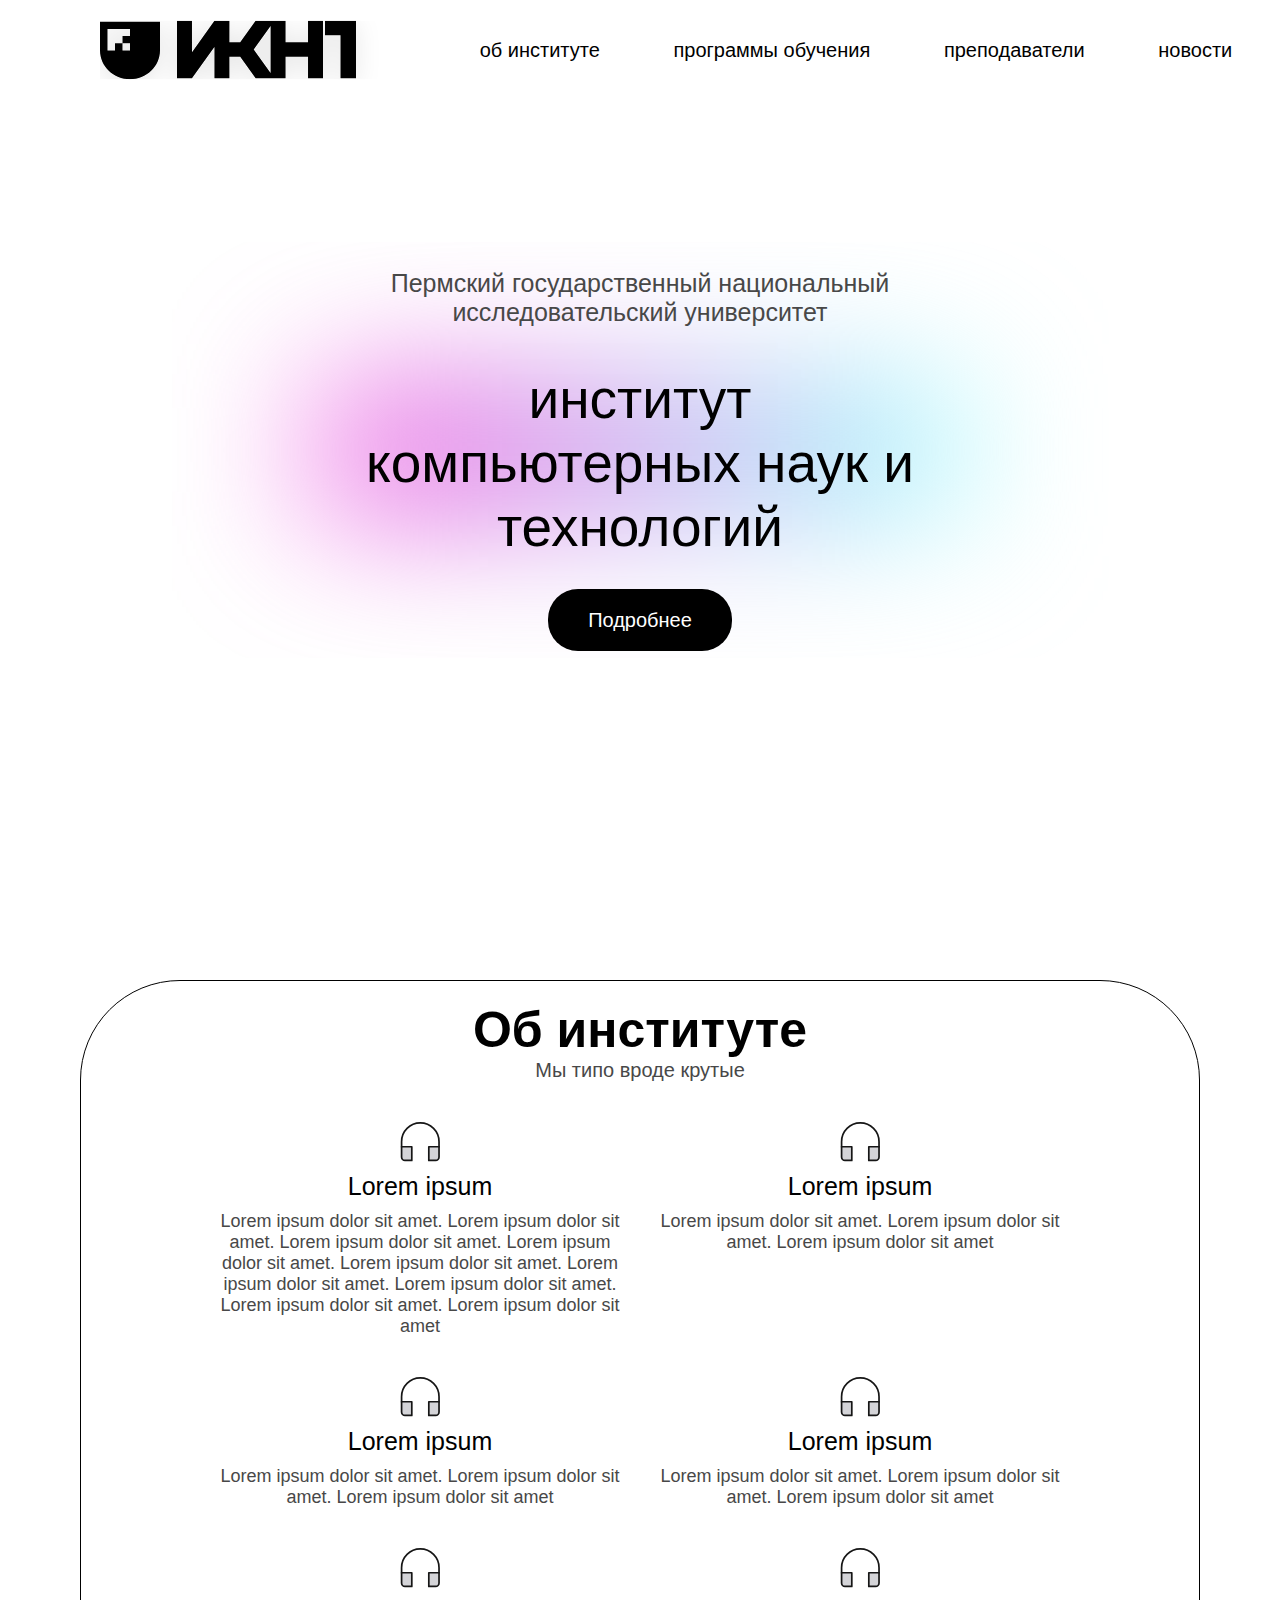
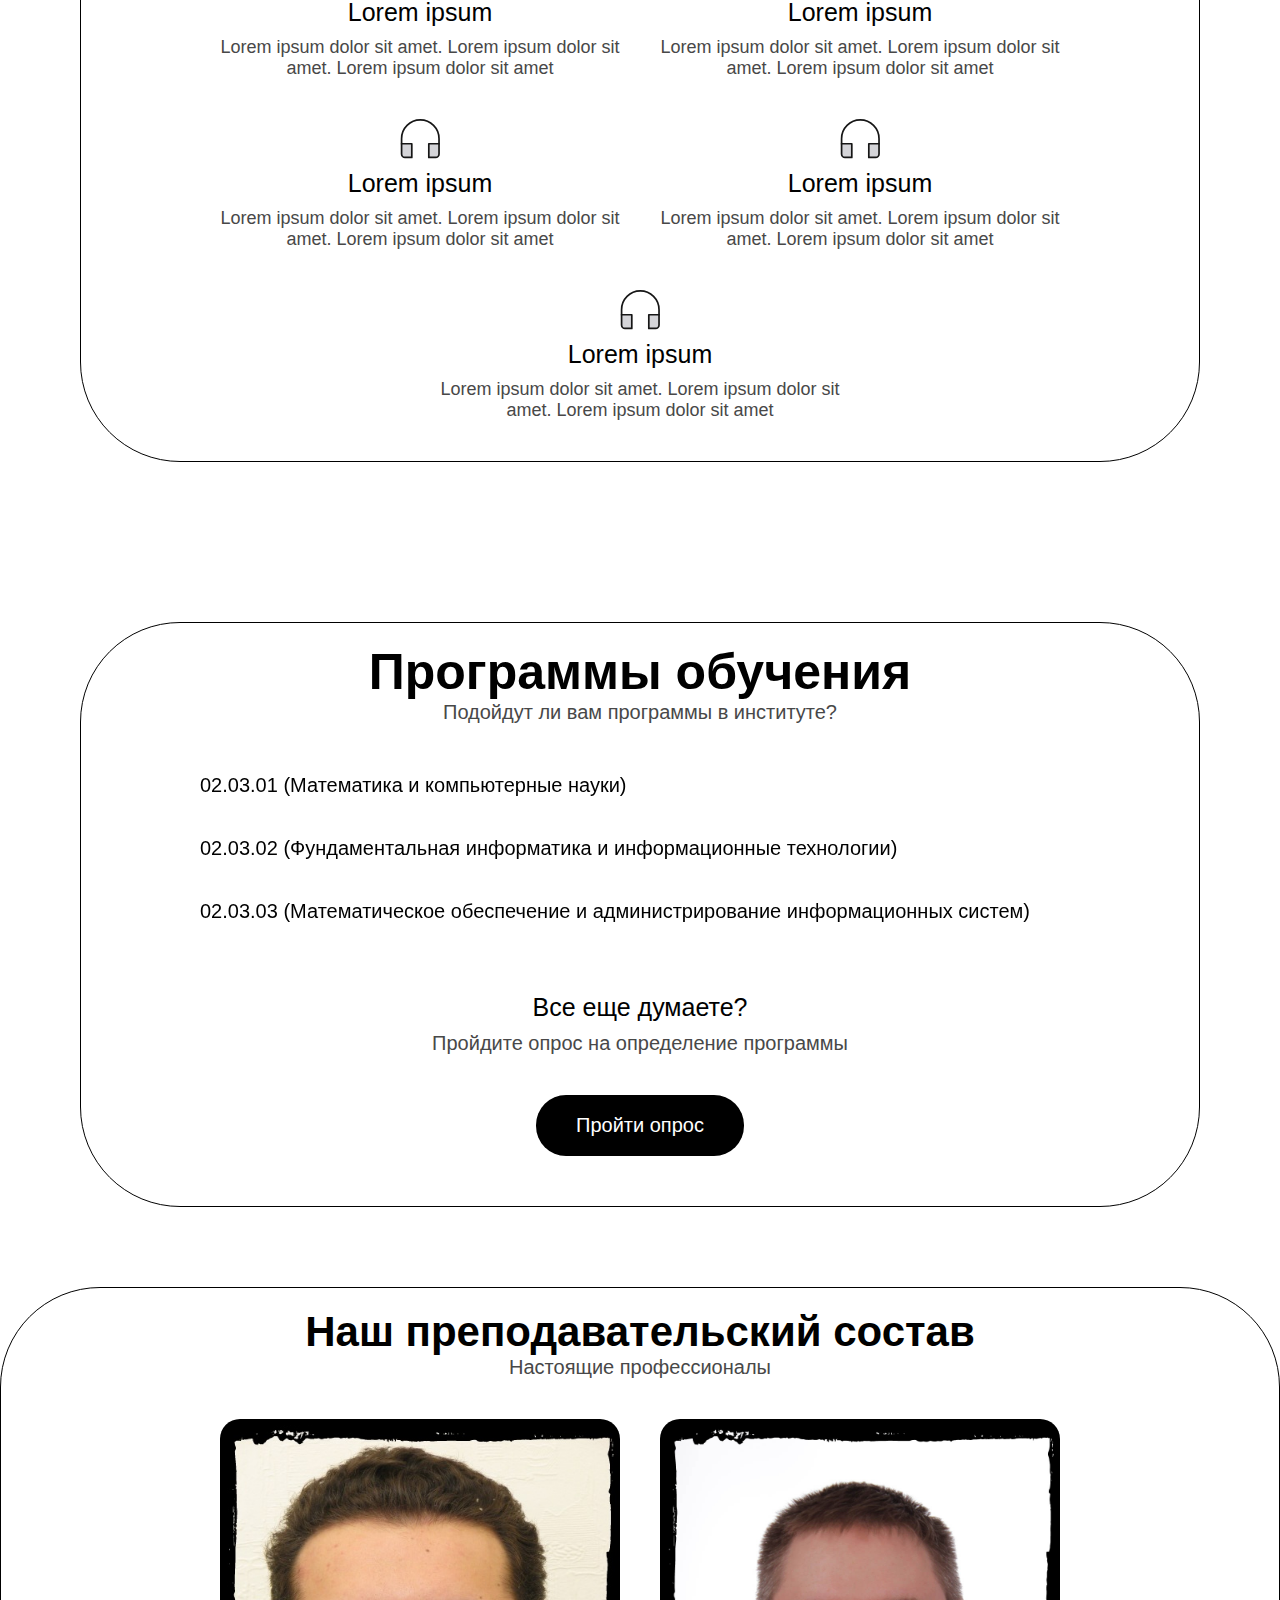
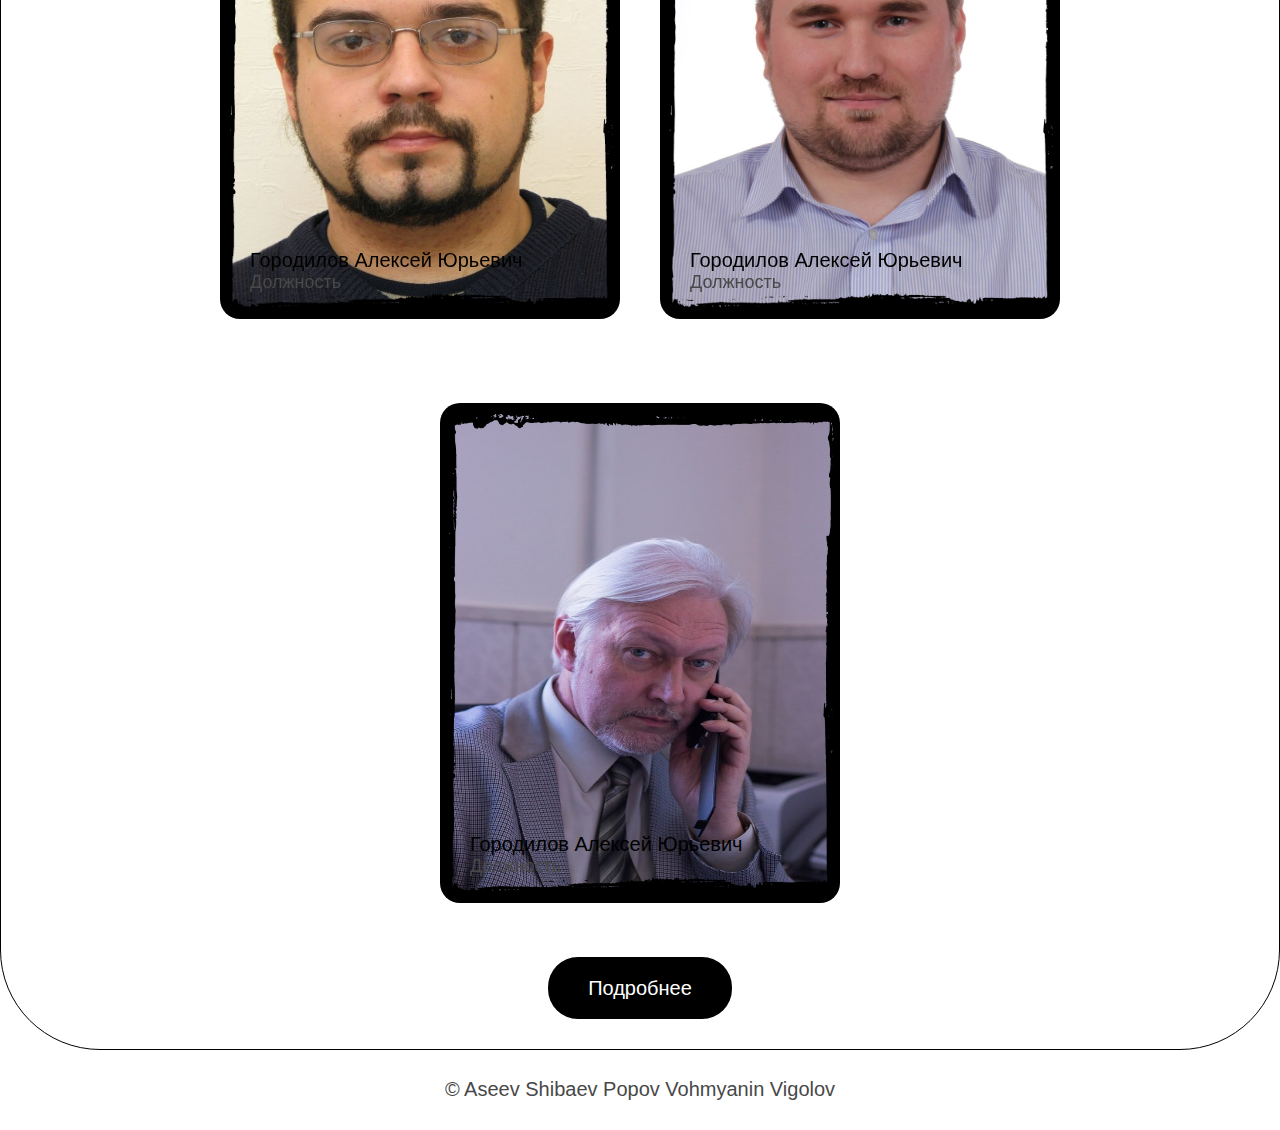
<file: main/index.html>
<!DOCTYPE html>
<html lang="en">
<head>
    <meta charset="UTF-8">
    <meta name="viewport" content="width=device-width, initial-scale=1.0">
    <link rel="stylesheet" href="assets/css/style.css">
    <script src="assets\scripts\script.js"></script>

    <link rel="stylesheet" href="https://cdn.jsdelivr.net/npm/swiper@9/swiper-bundle.min.css"/>
    <script src="https://cdn.jsdelivr.net/npm/swiper@9/swiper-bundle.min.js"></script>

    <title>Сайт IT-института</title>
</head>
<body>


<header>
    <div class="logo-holder">
        <img src="assets/images/logo.svg" alt="logo" class="logo">
    </div>


    <nav>
        <div class="nav__bar">
            <a class="aaa" href="#bottom">об институте</a>
            <a class="aaa" href="#top">программы обучения</a>
            <a class="aaa" href="#teach">преподаватели</a>
            <a class="aaa" href="">новости</a>
        </div>
    </nav>
</header>


<main>
    <section class="heading">
        <div class="heading-subtitle">Пермский государственный национальный исследовательский университет</div>
        <div class="heading-maintitle">институт компьютерных наук и технологий</div>
        <div class="header_background"><img src="assets/images/header_background.svg" alt="абвг"></div>
        <button class="heading-button">Подробнее</button>
    </section>
</main>

<section class="about-hs" id="bottom">
    <section class="hs-bar">


        <section class="hs-title">
            <div class="hs-maintitle">Об институте</div>
            <div class="hs-subtitle">Мы типо вроде крутые</div>
        </section>


        <section class="hs-units">
            <div class="hs-unit unit1">
                <div class="ns-unit-icon"><img src="assets/images/head.svg" alt="logo" class="unit-icon-inner"></div>
                <div class="hs-unit-title">Lorem ipsum</div>
                <div class="hs-unit-subtitle">Lorem ipsum dolor sit amet. Lorem ipsum dolor sit amet. Lorem ipsum dolor sit amet. Lorem ipsum dolor sit amet. Lorem ipsum dolor sit amet. Lorem ipsum dolor sit amet. Lorem ipsum dolor sit amet. Lorem ipsum dolor sit amet. Lorem ipsum dolor sit amet</div>
            </div>
            <div class="hs-unit unit2">
                <div class="ns-unit-icon"><img src="assets/images/head.svg" alt="logo" class="unit-icon-inner"></div>
                <div class="hs-unit-title">Lorem ipsum</div>
                <div class="hs-unit-subtitle">Lorem ipsum dolor sit amet. Lorem ipsum dolor sit amet. Lorem ipsum dolor sit amet</div>
            </div>
            <div class="hs-unit unit3">
                <div class="ns-unit-icon"><img src="assets/images/head.svg" alt="logo" class="unit-icon-inner"></div>
                <div class="hs-unit-title">Lorem ipsum</div>
                <div class="hs-unit-subtitle">Lorem ipsum dolor sit amet. Lorem ipsum dolor sit amet. Lorem ipsum dolor sit amet</div>
            </div>
            <div class="hs-unit unit4">
                <div class="ns-unit-icon"><img src="assets/images/head.svg" alt="logo" class="unit-icon-inner"></div>
                <div class="hs-unit-title">Lorem ipsum</div>
                <div class="hs-unit-subtitle">Lorem ipsum dolor sit amet. Lorem ipsum dolor sit amet. Lorem ipsum dolor sit amet</div>
            </div>
            <div class="hs-unit unit5">
                <div class="ns-unit-icon"><img src="assets/images/head.svg" alt="logo" class="unit-icon-inner"></div>
                <div class="hs-unit-title">Lorem ipsum</div>
                <div class="hs-unit-subtitle">Lorem ipsum dolor sit amet. Lorem ipsum dolor sit amet. Lorem ipsum dolor sit amet</div>
            </div>
            <div class="hs-unit unit6">
                <div class="ns-unit-icon"><img src="assets/images/head.svg" alt="logo" class="unit-icon-inner"></div>
                <div class="hs-unit-title">Lorem ipsum</div>
                <div class="hs-unit-subtitle">Lorem ipsum dolor sit amet. Lorem ipsum dolor sit amet. Lorem ipsum dolor sit amet</div>
            </div>
            <div class="hs-unit unit7">
                <div class="ns-unit-icon"><img src="assets/images/head.svg" alt="logo" class="unit-icon-inner"></div>
                <div class="hs-unit-title">Lorem ipsum</div>
                <div class="hs-unit-subtitle">Lorem ipsum dolor sit amet. Lorem ipsum dolor sit amet. Lorem ipsum dolor sit amet</div>
            </div>
            <div class="hs-unit unit8">
                <div class="ns-unit-icon"><img src="assets/images/head.svg" alt="logo" class="unit-icon-inner"></div>
                <div class="hs-unit-title">Lorem ipsum</div>
                <div class="hs-unit-subtitle">Lorem ipsum dolor sit amet. Lorem ipsum dolor sit amet. Lorem ipsum dolor sit amet</div>
            </div>
            <div class="hs-unit unit9">
                <div class="ns-unit-icon"><img src="assets/images/head.svg" alt="logo" class="unit-icon-inner"></div>
                <div class="hs-unit-title">Lorem ipsum</div>
                <div class="hs-unit-subtitle">Lorem ipsum dolor sit amet. Lorem ipsum dolor sit amet. Lorem ipsum dolor sit amet</div>
            </div>
        </section>


    </section>
</section>


<section id="top" class="about-teach">
    <section class="teach-bar">

        <section class="teach-title">
            <div class="teach-maintitle">Программы обучения</div>
            <div class="teach-subtitle">Подойдут ли вам программы в институте?</div>
        </section>


        <section class="faq">
            <section class="faq-item">
                <input class="faq-input" type="radio" name="faq" id="faq_1">
                <label class="faq-title" for="faq_1">02.03.01 (Математика и компьютерные науки)</label>
                <div class="faq-text">
                    <p class="faq-inner-text">Lorem ipsum dolor sit amet consectetur adipisicing elit. 
                        Illo optio soluta mollitia doloribus. Assumenda laboriosam, 
                        suscipit, magni distinctio atque libero, 
                        quis at possimus omnis deleniti 
                        tempora minima dolorem a accusantium?
                        Illo optio soluta mollitia doloribus. Assumenda laboriosam, 
                        suscipit, magni distinctio atque libero, 
                        quis at possimus omnis deleniti 
                        tempora minima dolorem a accusantium?
                    </p>
                </div>
            </section>
            <section class="faq-item">
                <input class="faq-input" type="radio" name="faq" id="faq_2">
                <label class="faq-title" for="faq_2">02.03.02 (Фундаментальная информатика и информационные технологии)</label>
                <div class="faq-text">
                    <p class="faq-inner-text">Lorem ipsum dolor sit amet consectetur adipisicing elit. 
                        Illo optio soluta mollitia doloribus. Assumenda laboriosam, 
                        suscipit, magni distinctio atque libero, 
                        quis at possimus omnis deleniti 
                        tempora minima dolorem a accusantium?
                    </p>
                </div>
            </section>
            <section class="faq-item">
                <input class="faq-input" type="radio" name="faq" id="faq_3">
                <label class="faq-title" for="faq_3">02.03.03 (Математическое обеспечение и администрирование информационных систем)</label>
                <div class="faq-text">
                    <p class="faq-inner-text">Lorem ipsum dolor sit amet consectetur adipisicing elit. 
                        Illo optio soluta mollitia doloribus. Assumenda laboriosam, 
                        suscipit, magni distinctio atque libero, 
                        quis at possimus omnis deleniti 
                        tempora minima dolorem a accusantium?
                    </p>
                </div>
            </section>
        </section>


        <section class="campaign-survay">
            <div class="survay-maintitle">Все еще думаете?</div>
            <div class="survay-subtitle">Пройдите опрос на определение программы</div>
            <button class="heading-button">Пройти опрос</button>
        </section>

    </section>
</section>

<section class="about-teachers" id="teach">
    <section class="teach-bar">

        <section class="teach-title">
            <div class="teachers-maintitle">Наш преподавательский состав</div>
            <div class="teachers-subtitle">Настоящие профессионалы</div>
        </section>
        <section class="teachers-units">
            <div class="teacher-unit">
                <div class="teacher-icon"><img src="assets/images/gorodilov3.jpg" alt="logo" class="teacher-icon-inner"></div>
                <div class="teacher-unit-titles">
                    <div class="teacher-unit-maintitle">Городилов Алексей Юрьевич</div>
                    <div class="teacher-unit-subtitle">Должность</div>
                </div>
            </div>

            <div class="teacher-unit">
                <div class="teacher-icon"><img src="assets/images/avtaikin3.jpg" alt="logo" class="teacher-icon-inner"></div>
                <div class="teacher-unit-titles">
                    <div class="teacher-unit-maintitle">Городилов Алексей Юрьевич</div>
                    <div class="teacher-unit-subtitle">Должность</div>
                </div>
            </div>

            <div class="teacher-unit">
                <div class="teacher-icon"><img src="assets/images/kuznecov.jpg" alt="logo" class="teacher-icon-inner"></div>
                <div class="teacher-unit-titles">
                    <div class="teacher-unit-maintitle">Городилов Алексей Юрьевич</div>
                    <div class="teacher-unit-subtitle">Должность</div>
                </div>
            </div>

        </section>
        <button class="heading-button teach-button">Подробнее</button>
    </section>

</section>


<footer>
    <div class="footer-copyrights">
        <div class="footer-copyrights-texts">
            © Aseev Shibaev Popov Vohmyanin Vigolov
        </div>
    </div>
</footer>

</body>
</html>
</file>
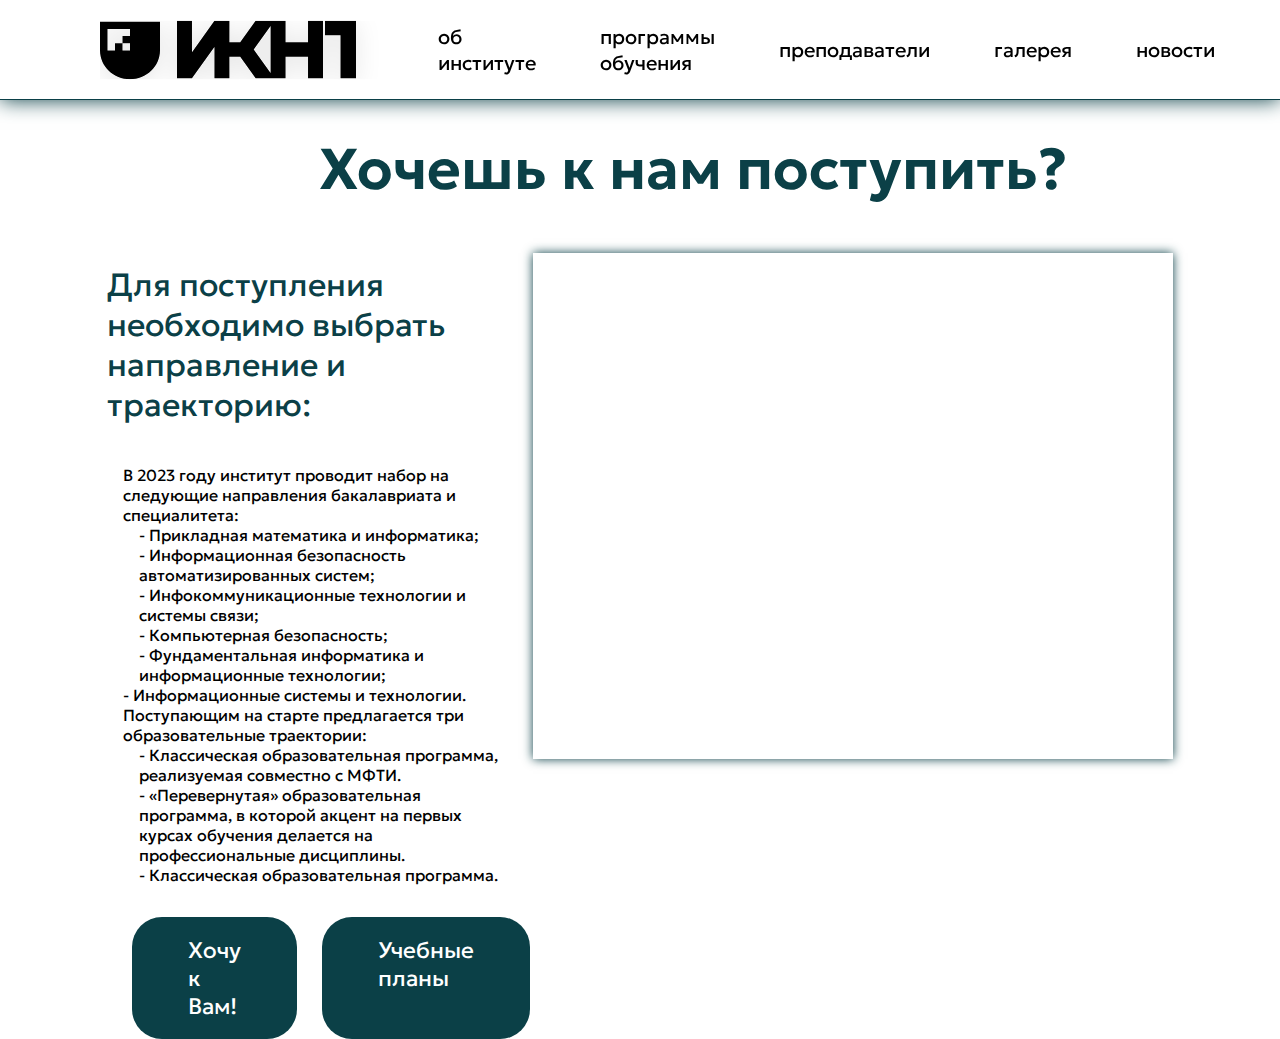
<file: assets/entrant.html>
<!DOCTYPE html>
<html lang="en">
<head>
    <meta charset="UTF-8">
    <meta name="viewport" content="width=device-width, initial-scale=1.0">
    <link rel="preconnect" href="https://fonts.googleapis.com">
    <link rel="preconnect" href="https://fonts.gstatic.com" crossorigin>
    <link href="https://fonts.googleapis.com/css2?family=Geologica:wght@100;200;300;400;500;600;700;800&display=swap" rel="stylesheet">   

    <link rel="stylesheet" href="css/style.css">
    <link rel="stylesheet" href="css/entrant.css">
    <link rel="icon" type="image/x-icon" href="images/favicon.ico"/>
    <script src="../assets/scripts/jquery-3.7.0.min.js"></script>
    <script src="../assets/scripts/nav.js"></script>
    <title>Абитуриенту</title>
</head>
<body>
    <header>
        <a class="logo-holder" href="../index.html">
            <img src="images/logo.svg" alt="logo" class="logo">
        </a>
        <div class="header__burger">
            <span>
            </span>
        </div>
        <nav>
            <div class="nav__bar">
                <a class="aaa" href="../index.html#bottom">об институте</a>
                <a class="aaa" href="../index.html#top">программы обучения</a>
                <a class="aaa" href="../index.html#teach">преподаватели</a>
                <a class="aaa" href="../index.html#gallery">галерея</a>
                <a class="aaa nws" href="http://namaste.beget.tech/">новости</a>
            </div>
        </nav>
    </header>

    <section class="entrant-grid-section">
            <div class="entrant-title">
                <h1 class="entrant-title-inner">
                    Хочешь к нам поступить?
                </h1>
            </div>
            <div class="entrant-item">
                <div class="entrant-item-text">
                    <div class="entrant-item-text-maintitle">Для поступления необходимо выбрать направление и траекторию:</div>
                    <div class="entrant-item-text-subtitle"> 
                        В 2023 году институт проводит набор на следующие направления бакалавриата и специалитета:
                        <p class="entrant-item-text-subtitle">- Прикладная математика и информатика;</p>
                        <p class="entrant-item-text-subtitle">- Информационная безопасность автоматизированных систем;</p>
                        <p class="entrant-item-text-subtitle">- Инфокоммуникационные технологии и системы связи;</p>
                        <p class="entrant-item-text-subtitle">- Компьютерная безопасность;</p>
                        <p class="entrant-item-text-subtitle">- Фундаментальная информатика и информационные технологии;</p>
                        <p class="entrant-item-text-subtitle2">- Информационные системы и технологии.</p>
                        </div>
                        <div class="entrant-item-text-subtitle"> 
                            Поступающим на старте предлагается три образовательные траектории:
                            <p class="entrant-item-text-subtitle">- Классическая образовательная программа, реализуемая совместно с МФТИ.</p>
                            <p class="entrant-item-text-subtitle">- «Перевернутая» образовательная программа, в которой акцент на первых курсах обучения делается на профессиональные дисциплины.</p>
                            <p class="entrant-item-text-subtitle">- Классическая образовательная программа.</p> 
                    </div>
                    <div class="two-buts">
                        <a class="want-button" href="http://www.psu.ru/postupayushchim-v-permskij-universitet">Хочу к Вам!</a>   
                        <a class="want-button" href="http://www.psu.ru/fakultety/institut-kompyuternykh-nauk-i-tekhnologij/napravleniya-obrazovatelnoj-deyatelnosti">Учебные планы</a>
                    </div>
                </div>
                <div class="entrant-item-optionaly">
                    <iframe id="preview" class="telegram-frame" src="https://xn--r1a.website/s/csti_psu"></iframe>
                </div>
            </div>
    </section>
</body>
</html>
</file>
<file: main/assets/css/style.css>
* {
    box-sizing: border-box;
    margin: 0;
    padding: 0;
    font-family: sans-serif;
    -webkit-user-select: none;
	-khtml-user-select: none;
	-moz-user-select: none;
	-ms-user-select: none;
	user-select: none;
}


/* header */

header {
    /* backdrop-filter: blur(5px); */
    background-color: white;
    display: flex;
    height: 100px;
    width: 100%;
    /* background-color: #444 */;
    justify-content: space-between;
    position: fixed;
}

/* logo */
.logo-holder {
    display: flex;
    /* background-color: #848484 */;

    max-height: 100PX;
    max-width: 500px;
    
    justify-content: center;
    align-items: center;
    
}

.logo {
    padding-left: 100px;
}

/* nav */
nav {
    display: flex;
    /* background-color: aquamarine */;
}

.nav__bar {
    display: flex;

    justify-content: space-evenly;
    align-items: center;

    min-width: 900px;
}

/* buttons */
.aaa {
    font-size: 20px;
}

a {
    color: black;
    text-decoration: none;
}


/* main */

main {
    display: flex;

    height: 100vh;
  
    /* background-color: aquamarine; */
    flex: 1;
    justify-content: center;
    align-items: center;
}

.heading {
    display: flex;

    /*background-color: blanchedalmond;*/

    max-width: 600px;
    justify-content: center;
    align-items: center;
    flex-wrap: wrap;

	
}

.header_background {
    display: flex;
    justify-content: center;
    align-items: center;
    width: 500px;
    height: 500px;
    position: absolute;
    z-index: -4;
}


.heading-subtitle {
    text-align: center;

    font-size: 25px;
    font-weight: 100;
    color: #484848;

    width: 600px;
    padding: 20px;
}

.heading-maintitle {
    text-align: center;
    font-size: 55px;
    padding: 20px;
}

.heading-button {
    margin-top: 10px;
    background-color: black;
    color: white;
    font-size: 20px;
    padding: 1.2rem 2.5rem;
    border-width: 0px;
    border-radius: 30px;
    cursor: default;
}

.heading-button:hover {
    background-color: white;
    color: black;
    box-shadow: 0 0 12px #000;
    transition: .2s ease-out;
    cursor: pointer;
}


/* section about high scool */

.about-hs {
    display: flex;

    flex-basis: 50rem;
    padding: 5rem;

    flex: 1;
    justify-content: center;
    align-items: center;
}

.hs-bar {
    display: flex;

    flex-basis: 100rem;

    border: solid #000;
    border-width: 1px;
    border-radius: 100px;
    opacity: 100%;

    justify-content: center;
    align-items: center;
    flex-wrap: wrap;
}


/*High scool titles*/
.hs-title {
    display: flex;
    max-width: 500px;
    max-height: 100px;
    margin-top: 20px;
    justify-content: center;
    align-items: center;
    flex-wrap: wrap;
}

.hs-maintitle {
    font-size: 50px;
    font-weight: 600;
}

.hs-subtitle {
    font-size: 20px;
    color: #484848;
}

/*High scool units*/
.hs-units {
    display: flex;
    flex-wrap: wrap;
    margin: 20px 10px;
    justify-content: center;
    align-items: start;
}

.hs-unit {
    display: flex;
    min-width: 400px;
    max-width: 400px; /* если здесь написать просто "width: 400px" то работать не будет, я хз почему */
    margin: 20px;
    justify-content: center;
    align-items: center;
    flex: 1;
    flex-direction: column;

}

.ns-unit-icon {
    display: flex;
    justify-content: center;
    align-items: center;
}

.unit-icon-inner {
    max-width: 40px;
}

.hs-unit-title {
    min-width: 100%;
    text-align: center;
    font-size: 25px;
    margin: 10px 0px;

}

.hs-unit-subtitle {
    min-width: 100%;
    text-align: center;
    font-size: 18px;
    color: #484848;
}


/*About teach*/

.about-teach {
    display: flex;

    flex-basis: 50rem;
    padding: 5rem;

    flex: 1;
    justify-content: center;
    align-items: center;
}

.teach-bar {
    display: flex;

    flex-basis: 100rem;

    border: solid #000;
    border-width: 1px;
    border-radius: 100px;
    opacity: 100%;

    justify-content: center;
    align-items: center;
    flex-wrap: wrap;
}

.teach-title {
    display: flex;
    max-width: 700px;
    max-height: 100px;
    margin-top: 20px;
    justify-content: center;
    align-items: center;
    flex-wrap: wrap;
}

.teach-maintitle {
    font-size: 50px;
    font-weight: 600;
}

.teach-subtitle {
    font-size: 20px;
    color: #484848;
}

/* faq */

.faq {
    display: flex;
    flex-basis: 100rem;
    justify-content: center;
    align-items: center;
    margin-top: 20px;
    margin-bottom: 40px;
    flex-wrap: wrap;
}

.faq-item {
    display: flex;
    flex-basis: 100rem;
    flex-wrap: wrap;
    margin-top: 20px;
    justify-content: center;
    align-items: center;
}

.faq-title {
    display: flex;
    min-width: 900px;
    align-items: center;
    cursor: pointer;
    padding: 10px;
    border-radius: 10px;
    position: relative;
    font-size: 20px;
    justify-content: space-between;
}


.faq-title:hover {
    box-shadow: 0 0 12px #000;
    transition: .2s ease-out;
}

.faq-input {
    width: 0px;
    height: 0px;
    appearance: none;
    -webkit-appearance: none;
    position: absolute;
}

.faq-text {
    display: none;
    width: 100rem;
    min-height: 6rem;
    margin-top: 10px;
    padding: 0px 10px;
    transition: 0.2s ease-out;
    justify-content: center;
    align-items: start;
}

.faq-inner-text {
    max-width: 880px;
    font-size: 18px;
    color: #484848;
}

.faq-input:checked ~ .faq-text {
    display: flex;
    transition: 0.2s ease-out;
}


/* campaign-survay */
.campaign-survay {
    display: flex;
    flex-direction: column;
    justify-content: center;
    align-items: center;
    max-width: 500px;
    margin-top: 20px;
    margin-bottom: 50px;
}

.survay-maintitle {
    font-size: 25px;
}

.survay-subtitle {
    color: #484848;
    font-size: 20px;
    margin-top: 10px;
    margin-bottom: 30px;
}

/* footer */
footer {
    display: flex;
    height: 5rem;

    font-size: 20px;
    color: #484848;

    justify-content: center;
    align-items: center;
}

/* about teachers */

.about-teachers {
    display: flex;

    flex-basis: 100rem;

    justify-content: center;
    align-items: center;
}

.teachers-maintitle {
    font-size: 42px;
    font-weight: 600;
}

.teachers-subtitle{
    font-size: 20px;
    color: #484848;
}

.teachers-units{
    display: flex;
    justify-content: center;
    align-items: center;

    flex-basis: 100rem;
    flex-wrap: wrap;
}

.teacher-unit {
    display: flex;
    justify-content: start;
    align-items: end;
    margin: 40px 20px;
}

.teacher-icon-inner{
    width: 400px;
    height: 500px;
    border-radius: 20px;
}

.teacher-unit-titles {
    display: flex;
    position: absolute;
    flex-direction: column;
    margin: 30px;
}

.teacher-unit-maintitle {
    font-size: 20px;
}

.teacher-unit-subtitle {
    font-size: 18px;
    color: #484848;
}

.teach-button {
    margin-bottom: 30px;
}
</file>
<file: assets/css/style.css>
* {
    box-sizing: border-box;
    margin: 0;
    padding: 0;
    font-family: 'Geologica', sans-serif;


    -webkit-user-select: none;
	-khtml-user-select: none;
	-moz-user-select: none;
	-ms-user-select: none;
	user-select: none;
}

/* header */

header {
    /* backdrop-filter: blur(5px); */
    background-color: white;
    display: flex;
    height: 100px;
    width: 100%;
    /* background-color: #444 */;
    justify-content: space-between;
    position: fixed;
	z-index: 1000;
    border-bottom: 1px solid #0b4047;
    box-shadow: 0 0 20px #0b4047;
}



/* logo */
.logo-holder {
    display: flex;
    /* background-color: #848484 */;

    max-height: 100px;
    max-width: 500px;
    justify-content: center;
    align-items: center;
    z-index: 2;
    
}

.logo {
    padding-left: 100px;
    cursor: pointer;
    transition: 0.4s;
}

.logo:hover {
    transition: 0.4s;
    transform: scale(1.05);
}

/* nav */
nav {
    
    display: flex;
    /* background-color: aquamarine */;
}
.header__burger{
    display: none;
}
.nav__bar {
    display: flex;

    justify-content: space-evenly;
    align-items: center;

    flex-basis: 100rem;
    max-width: 1200px;
    margin-right: 5rem;
}

/* buttons */
.aaa {
    margin: 0px 2rem;
    color: black;
    font-size: 1.25rem;
    transition: 0.4s;
}

.aaa:hover{
    transform: scale(1.1);
    transition: 0.4s;
}

a {
    color: black;
    text-decoration: none;
}


/* main */

main {
    display: flex;

    height: 100vh;
  
    background-image: url('../images/main_background.jpg');
    background-size: cover;
    flex: 1;
    justify-content: center;
    align-items: center;
    z-index: 1;
}

main::after {
    content: '';
    position: absolute;
    top: 0;
    left: 0;
    right: 0;
    bottom: 0;
    background: rgba(0,0,0,.4);
    z-index: 2;
}

.heading {

    display: flex;
    max-width: 70rem;
    justify-content: center;
    align-items: center;
    flex-wrap: wrap;
}

.header_background {
    display: flex;
    justify-content: center;
    align-items: center;
    z-index: -4;
}

.heading {
    position: absolute;
    z-index: 10;
    margin-top: 10rem;
}

.heading-subtitle {
    text-align: center;

    font-size: 1.75rem;
    font-weight: 300;
    color: white;
    padding: 20px;
}

.heading-autotyping-text{
    -webkit-user-select: text;
	-khtml-user-select: text;
	-moz-user-select: text;
	-ms-user-select: text;
	user-select: text;
    display: inline;
	background-color: rgba(0, 0, 0, 0.5);
	box-shadow: -10px 0 0 rgba(0, 0, 0, 0.5), 10px 0 0 rgba(0, 0, 0, 0.5);
	padding: 0 10px 0 0;
	color: white;
}

@keyframes blink {
    50% {
        opacity: 0;
    }
}

.blink {
    animation: blink 1s infinite;
}

.heading-maintitle {
    color: white;
    text-align: center;
    font-size: 4rem;
    padding: 20px;
    font-weight: 700;
}

.heading-maintitle span{
    transition: 1s;
}

.heading-maintitle span:hover {
    text-shadow: 0 0 5px white;
    transition: .2s;
}

.heading-button {
    margin-top: 10rem;
    background-color: #0b4047;
    color: white;
    font-size: 1.4rem;
    padding: 1.2rem 3.5rem;
    border-width: 0px;
    border-radius: 30px;
    cursor: default;
}

.heading-button:hover {
    background-color: white;
    color: #0b4047;
    box-shadow: 0 0 12px #0b4047;
    transition: .2s ease-out;
    cursor: pointer;
}


/* section about high scool */

.about-hs {
    background-color: white;
    display: flex;

    flex-basis: 50rem;
    padding: 5rem;

    flex: 1;
    justify-content: center;
    align-items: center;
}

.hs-bar {
    background-color: white;
    display: flex;

    flex-basis: 100rem;

    border: 1px solid #0b4047;
    border-radius: 100px;
    opacity: 100%;
    box-shadow: 0 0 20px #0b4047;

    justify-content: center;
    align-items: center;
    flex-wrap: wrap;
}

/*High scool titles*/
.hs-title {
    display: flex;
    max-width: 500px;
    max-height: 100px;
    margin-top: 20px;
    justify-content: center;
    align-items: center;
    flex-wrap: wrap;
}

.hs-maintitle {
    color: #0b4047;
    font-size: 3.6rem;
    font-weight: 600;
}

.hs-subtitle {
    text-align: center;
    font-size: 1.8rem;
    color: black;
}

/*High scool units*/
.hs-units {
    display: flex;
    flex-wrap: wrap;
    margin: 3rem 1.4rem;
    justify-content: center;
    align-items: start;
    flex-basis: 100rem;
}

.hs-unit {
    display: flex;
    min-width: 25%;
    max-width: 400px;
    margin: 20px;
    justify-content: center;
    align-items: center;
    flex: 1;
    flex-direction: column;
    transition: .8s;
}

.hs-unit:hover{
    transform: scale(1.05);
    transition: .8s;
}

.hs-unit-title{
    transition: .4s;
}

.hs-unit:hover .hs-unit-title{
    color: #c40a4a;
    transition: .4s;
}

.ns-unit-icon {
    display: flex;
    justify-content: center;
    align-items: center;
}

.unit-icon-inner {
    max-width: 2.5rem;
}

.hs-unit-title {
    color: #0b4047;
    flex-basis: 2rem;
    text-align: center;
    font-size: 1.5rem;
    margin: 10px 0px;

}

.hs-unit-subtitle {
    color: black;
    flex-basis: 1rem;
    text-align: center;
    font-size: 1.2rem;
}


/*About teach*/

.about-teach {
    background-color: white;
    display: flex;

    flex-basis: 50rem;
    padding: 5rem;

    flex: 1;
    justify-content: center;
    align-items: center;
}

.teach-bar {
    background-color: white;
    display: flex;

    flex-basis: 100rem;
    min-height: 780px;

    border: solid #0b4047;
    border-width: 1px;
    border-radius: 100px;
    opacity: 100%;
    box-shadow: 0 0 20px #0b4047;

    justify-content: center;
    align-items: center;
    flex-wrap: wrap;
}

.teach-title {
    display: flex;
    max-width: 700px;
    max-height: 100px;
    margin-top: 30px;
    justify-content: center;
    align-items: center;
    text-align: center;
    flex-wrap: wrap;
    margin-bottom: 30px;
}

.teach-maintitle {
    color: #0b4047;
    font-size: 3.6rem;
    font-weight: 600;
    margin: 10px 0px;
}

.teach-subtitle {
    font-size: 1.8rem;
    color: black;
}

/* faq */

.faq {
    display: flex;
    flex-basis: 100rem;
    justify-content: center;
    align-items: center;
    margin-top: 20px;
    margin-bottom: 40px;
    margin: 0px 10px;
    flex-wrap: wrap;
}

.faq-item {
    display: flex;
    flex-basis: 100rem;
    max-width: 900px;
    flex-wrap: wrap;
    margin-top: 20px;
    justify-content: start;
    align-items: center;
}

.faq-title {
    color: black;
    display: flex;
    flex-basis: 100rem;
    max-width: 900px;
    align-items: center;
    cursor: pointer;
    padding: 10px;
    border-radius: 10px;
    position: relative;
    font-size: 1.2rem;
    justify-content: space-between;
}


.faq-title:hover {
    box-shadow: 0 0 12px #0b4047;
    transition: .2s ease-out;
}

.faq-input {
    width: 0px;
    height: 0px;
    appearance: none;
    -webkit-appearance: none;
    position: absolute;
}

.faq-text {
    display: none;
    flex-basis: 100rem;
    min-height: 10%;
    margin-top: 10px;
    padding: 0px 10px;
    transition: 0.2s ease-out;
    justify-content: center;
    align-items: start;
}

.faq-inner-text {
    max-width: 880px;
    font-size: 1.2rem;
    color: #0b4047;
}

.faq-input:checked ~ .faq-text {
    display: flex;
    transition: 0.2s ease-out;
}

.faq-custum-button {
    margin-top: 1rem;
    background-color: black;
    color: white;
}

.faq-custum-button:hover {
    background-color: white;
    color: black;
}


/* campaign-survay */
.campaign-survay {
    display: flex;
    flex-direction: column;
    justify-content: center;
    align-items: center;
    max-width: 500px;
    margin-top: 20px;
    margin-bottom: 50px;
}

.survay-maintitle {
    color: #0b4047;
    font-size: 1.5rem;
}

.survay-subtitle {
    color: black;
    font-size: 1.2rem;
    margin-top: 1.2rem;
    margin-bottom: 2rem;
}
</file>
<file: assets/css/entrant.css>
.entrant-grid-section {
    display: grid;
    grid-template-columns: repeat(12, [col] 1fr);
    grid-template-rows: repeat(8, [row] 1fr);
    max-height: 100vh;
}

.entrant-title {
    grid-column: col 3 / col 12;
    grid-row: row 2 / row 3;
    align-self: center;
    justify-self: center;
}

.entrant-title-inner {
    color: #0b4047;
    font-size: 3.6rem;
    font-weight: 600
}

.entrant-item {
    display: grid;
    grid-column: col 2 / col 12;
    grid-row: row 3 / row 8;
    grid-template-columns: repeat(10, [col] 1fr);
    grid-template-rows: repeat(5, [row] 1fr);
}

.entrant-item-optionaly{
    grid-column: col 5 / col 11;
    grid-row: row 1 / row 6;
    display: flex;
    justify-content: center;
    align-items: center;
}

.entrant-item-text {
    display: grid;
    grid-column: span 4;
    grid-row: span 5;
    grid-template-columns: repeat(1, [row] 1fr);
    grid-template-rows: repeat(5, [row] 1fr);
    margin-right: 2rem;
}

.entrant-item-text-maintitle {
    color: #0b4047;
    grid-template-rows: span 3;
    align-self: center;
    justify-self: center;
    font-size: 2rem;
    margin: 2.5rem 0px;
}

.entrant-item-text-subtitle {
    grid-template-rows: span 4;
    font-size: 1rem;
    margin: 0px 1rem;
    max-height: 100rem;
}

.telegram-frame{
    border:0px;
    height:90%;
    width:100%;
    box-shadow: 0 0 10px #0b4047;
}

.header__burger{
    display: none;
}

.two-buts{
    margin-top: 2rem;
    display: flex;
    justify-content: start;
}
.want-button {
    margin-left: 25px;
    background-color: #0b4047;
    color: white;
    font-size: 1.4rem;
    padding: 1.2rem 3.5rem;
    border-width: 0px;
    border-radius: 30px;
    cursor: default;
}

.want-button:hover {
    background-color: white;
    color: #0b4047;
    box-shadow: 0 0 12px #0b4047;
    transition: .2s ease-out;
    cursor: pointer;
}

@media screen and (max-width: 1250px) {
    .logo-holder img{
        max-width: 20rem;
        margin-left: 0;
    }

    .logo {
        padding-left: 50px;
    }
    .nav__bar{
        display: block;
        position: fixed;
        top: -100%;
        left: 0;
        width: 100%;
        height: 50%;
        background-color: white;
        opacity: 0.9;
        align-items:normal;
        padding: 70px 0px 0px 0px;
        transition: all 0.3s ease 0s;
    }
    header{
        max-height: 70px;
        position: fixed;
        max-width: 100%;
        background-color: white;
    }
    .logo-holder img{
        max-width: 20rem;
        margin-left: 0;
    }
    .logo {
        padding-left: 2rem;
    }
    .header__burger{
        display: block;
        position: absolute;
        width: 40px;
        height: 30px;
        right: 10%;
        z-index: 13;
    }
    .header__burger span{ 
        position: absolute;
        width: 100%;
        height: 2px;
        right: 100;
        background-color: #000;
        top: 30px
    }
    .header__burger::before,
    .header__burger::after{
        content: '';
        background-color: black;
        position: absolute;
        width: 100%;
        height: 2px;
        left: 0;
        transition: all 0.3s ease 0s;

    }
    .header__burger::before{
        top: 15px;
    }
    .header__burger::after { 
        top: 45px;
    }
    .header__burger.active::before{
        transform: rotate(45deg);
        top: 30px;
        transition: all 0.3s ease 0s;
    }
    .header__burger.active::after{
        transform: rotate(-45deg);
        top: 31px;
        transition: all 0.3s ease 0s;
    }
    .header__burger.active span{
        transform: scale(0);
        transition: all 0.3s ease 0s;
    }
    .nav__bar{
        display: block;
        position: fixed;
        top: -100%;
        left: 0;
        width: 100%;
        height: 50%;
        background-color: white;
        opacity: 0.9;
        align-items:normal;
        padding: 70px 0px 0px 0px;
        transition: all 0.3s ease 0s;
    }
    .nav__bar.active{
        top:0;
        transition: all 0.3s ease 0s;
    }
    .aaa{
        display: block;
        margin: 10px 0px 0px 32px;
        color: black;
        font-size: 1.25rem;
        transition: 0.4s;
    }
    body.lock{
        overflow: hidden;
    }


    
    .entrant-item-text {
        display: grid;
        grid-column: span 10;
        grid-row: span 2;
    }

    .entrant-item-optionaly{
        grid-column: span 10;
        grid-row: row 3 / row 6;
    }
    

    .entrant-item-text-maintitle {
        grid-template-rows: span 2;
        align-self: center;
        justify-self: center;
        font-size: 1.5rem;
        margin: 1rem 0px;
    }

    .entrant-item-text-subtitle {
        grid-template-rows: span 3;
        font-size: 1rem;
        margin: 0px 1rem;
        max-height: 100rem;
    }

    .telegram-frame{
        border:0px;
        height:100%;
        width:95%;
        box-shadow: 0 0 10px #0b4047;
    }
}

@media screen and (max-width: 900px) {
    .entrant-grid-section {
        max-height: 130vh;
    }
    .entrant-title-inner {
        color: #0b4047;
        font-size: 2rem;
        font-weight: 600
    }


}

/* PHONE FORMAT */
@media screen and (max-width: 480px) {
    header{
        max-height: 50px;
        position: fixed;
        max-width: 100%;
        
        background-color: white;
        
    }

    .logo-holder img{
        max-width: 12rem;
        margin-left: 0;

    }

    .logo {
        padding-left: 2rem;
    }
    .header__burger{
        display: block;
        position: absolute;
        width: 30px;
        height: 20px;
        right: 10%;
        z-index: 13;

    }
    .header__burger span{ 
        position: absolute;
        width: 100%;
        height: 2px;
        right: 100;
        background-color: #000;
        top: 24px;
    }
    .header__burger::before,
    .header__burger::after{
        content: '';
        background-color: black;
        position: absolute;
        width: 100%;
        height: 2px;
        left: 0;
        transition: all 0.3s ease 0s;

    }
    .header__burger::before{
        top: 10px;
    }
    .header__burger::after { 
        top: 38px;
    }
    .header__burger.active::before{
        transform: rotate(45deg);
        top: 22px;
        transition: all 0.3s ease 0s;
    }
    .header__burger.active::after{
        transform: rotate(-45deg);
        top: 23px;
        transition: all 0.3s ease 0s;
    }
    .header__burger.active span{
        transform: scale(0);
        transition: all 0.3s ease 0s;
    }
    .nav__bar{
        display: block;
        position: fixed;
        top: -100%;
        left: 0;
        width: 100%;
        height: 50%;
        background-color: white;
        opacity: 0.9;
        align-items:normal;
        padding: 70px 0px 0px 0px;
        transition: all 0.3s ease 0s;
    }
    .nav__bar.active{
        top:0;
        transition: all 0.3s ease 0s;
    }
    .aaa{
        display: block;
        margin: 10px 0px 0px 32px;
        color: black;
        font-size: 1.25rem;
        transition: 0.4s;
    }
    .entrant-grid-section {
        max-height: 200vh;
    }

    .logo-holder img{
        max-width: 12rem;
    }

    .logo {
        padding-left: 20px;
    }

    .entrant-title-inner {
        color: #0b4047;
        font-size: 1.5rem;
        font-weight: 600
    }

    .entrant-item-text-maintitle {
        font-size: 1.2rem;
    }

    .entrant-item-text-subtitle {
        font-size: 0.8rem;

    }

    .entrant-item-optionaly {
        margin-top: 10rem;
        margin-bottom: -10rem;
    }
}
</file>
